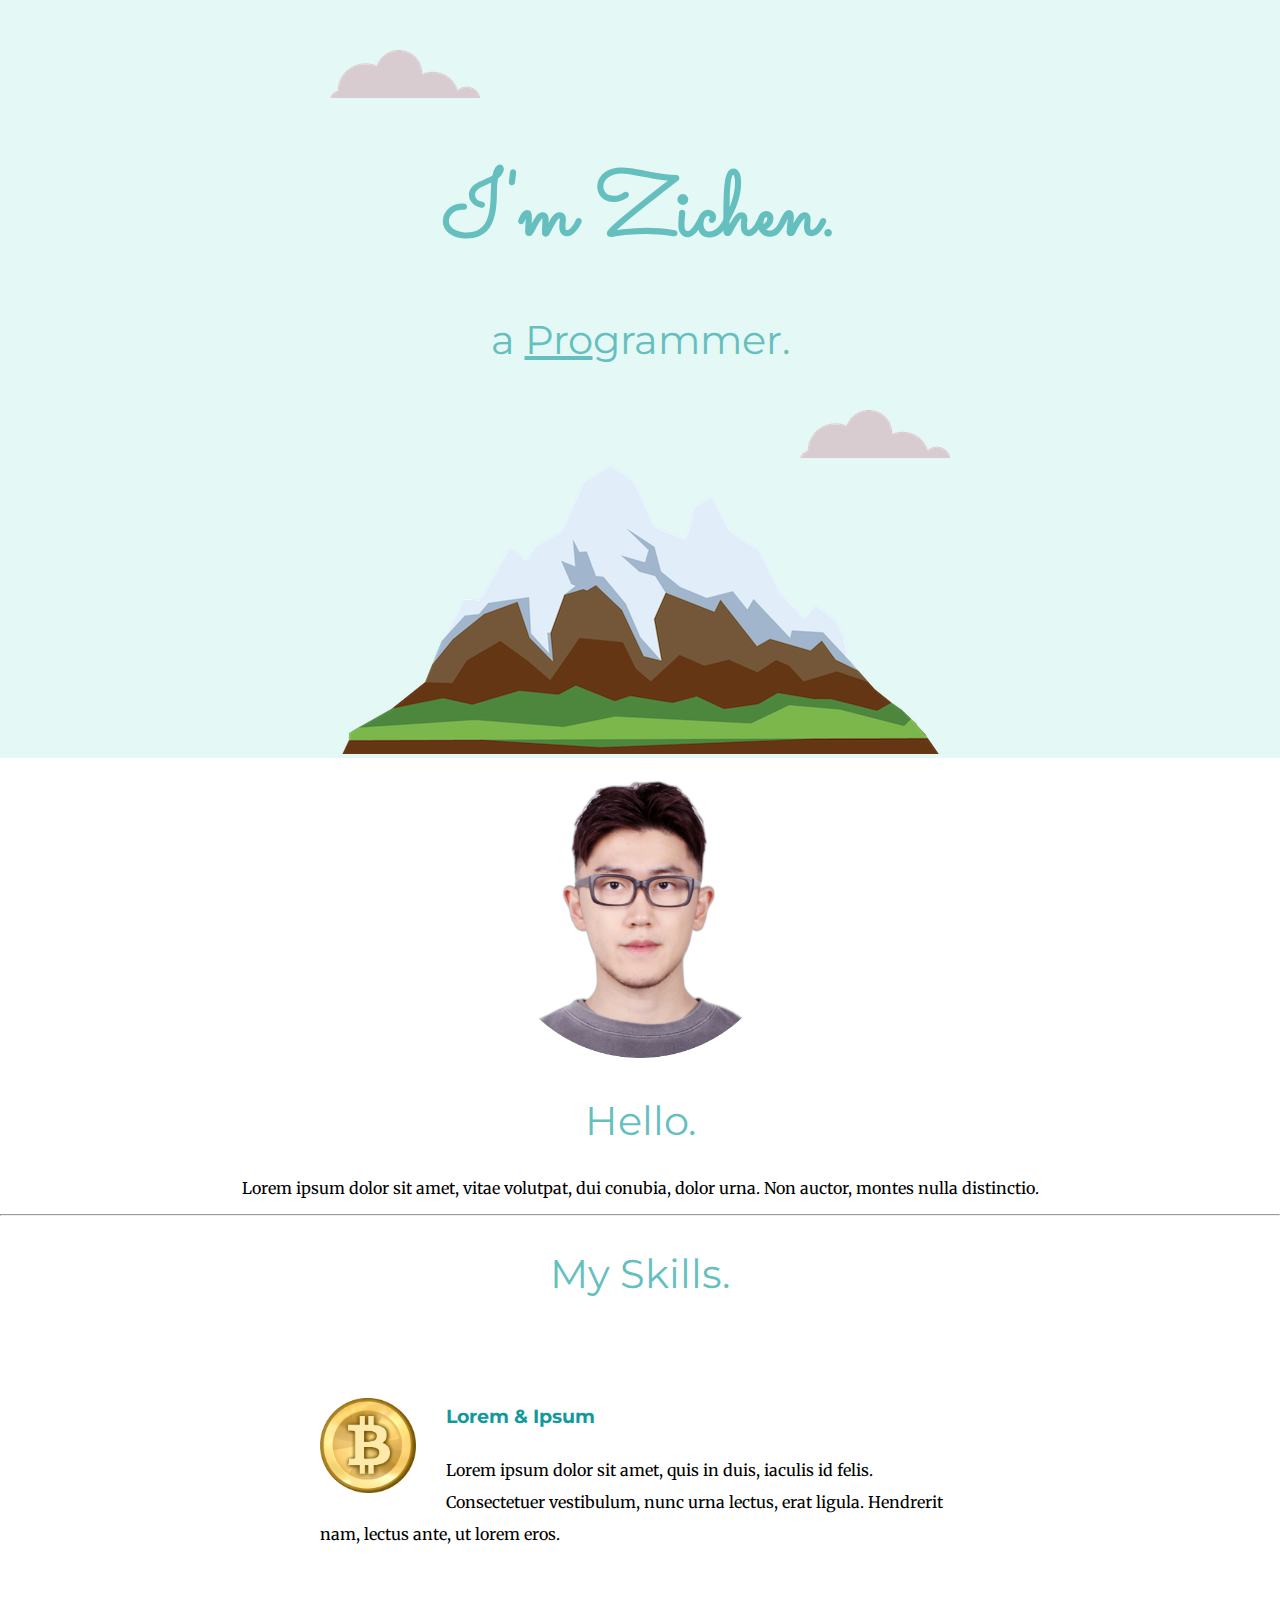
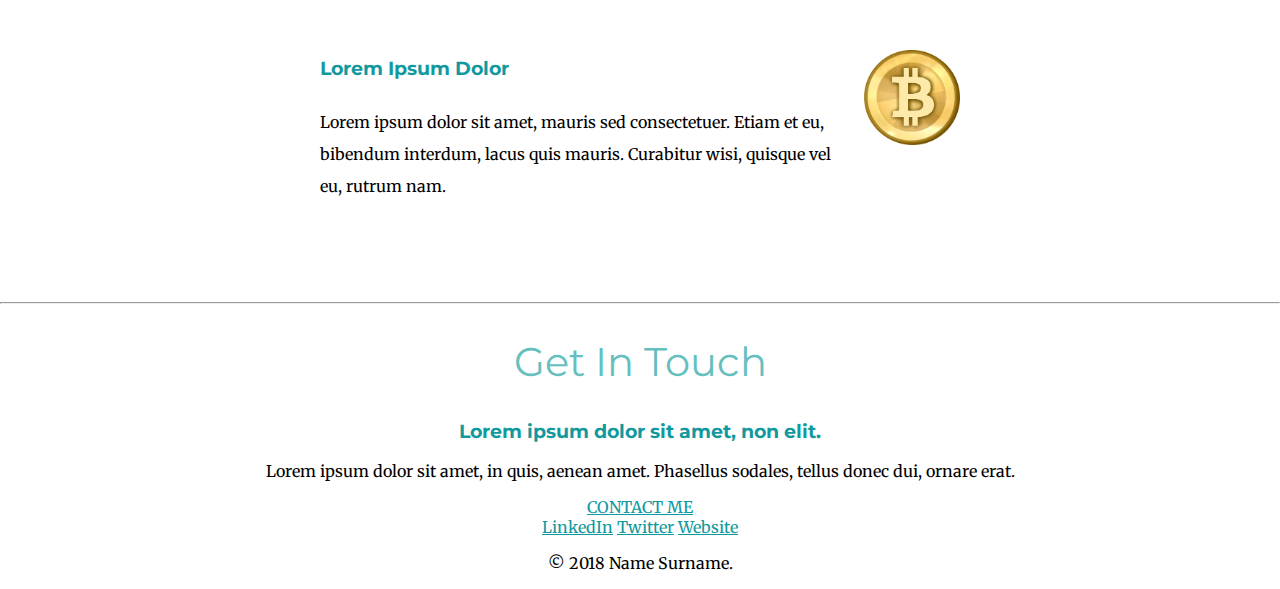
<file: CSS - My Site/index.html>
<!DOCTYPE html>
<html lang="en" dir="ltr">
  <head>
    <meta charset="utf-8">
    <title>Zichen Wang</title>
    <link rel="stylesheet" href="css/styles.css">
    <link rel="icon" href="favicon.ico">
    <link rel="preconnect" href="https://fonts.gstatic.com">
    <link href="https://fonts.googleapis.com/css2?family=Merriweather&family=Montserrat&family=Sacramento&display=swap" rel="stylesheet">
  </head>
  <body>
    <div class="TopContainer">
      <img class="top-cloud" src="images/cloud.png" alt="cloud-img">
      <h1>I'm Zichen.</h1>
      <h2> a <span class="Pro">Pro</span>grammer.</h2>
      <img class="bottom-cloud" src="images/cloud.png" alt="cloud-img">
      <img src="images/mountain.png" alt="mountain-img">
    </div>


    <div class="MiddleContainer">
      <div class="profilePic">
        <img class="profile-pic" src="images/wzc-profile-pic.png" alt="profile-pic" style="width:300px;height:300px;">
        <h2>Hello.</h2>
        <p>Lorem ipsum dolor sit amet, vitae volutpat, dui conubia, dolor urna. Non auctor, montes nulla distinctio.</p>
      </div>

      <hr>
      <div class="skills">
        <h2>My Skills.</h2>
        <div class="skill-row">
          <img class="skill-1" src="images/bitcoin.png" alt="skill-1">
          <h3>Lorem & Ipsum</h3>
          <p>Lorem ipsum dolor sit amet, quis in duis, iaculis id felis. Consectetuer vestibulum, nunc urna lectus, erat ligula. Hendrerit nam, lectus ante, ut lorem eros.</p>
        </div>
        <div class="skill-row">
          <img class="skill-2" src="images/bitcoin.png" alt="skill-2">
          <h3>Lorem Ipsum Dolor</h3>
          <p>Lorem ipsum dolor sit amet, mauris sed consectetuer. Etiam et eu, bibendum interdum, lacus quis mauris. Curabitur wisi, quisque vel eu, rutrum nam.</p>
        </div>
      </div>

      <hr>
      <div class="contact-me">
        <h2>Get In Touch</h2>
        <h3>Lorem ipsum dolor sit amet, non elit.</h3>
        <p>Lorem ipsum dolor sit amet, in quis, aenean amet. Phasellus sodales, tellus donec dui, ornare erat.</p>
        <a class="btn" href="mailto:zichenwang7633@gmail.com.com">CONTACT ME</a>
      </div>
    </div>


    <div class="bottomContainer">
      <a class="footer-link" href="https://www.linkedin.com/in/zichen-wang-icy/">LinkedIn</a>
      <a class="footer-link" href="https://twitter.com/">Twitter</a>
      <a class="footer-link" href="https://www.appbrewery.co/">Website</a>
      <p>© 2018 Name Surname.</p>
    </div>


  </body>
</html>
</file>
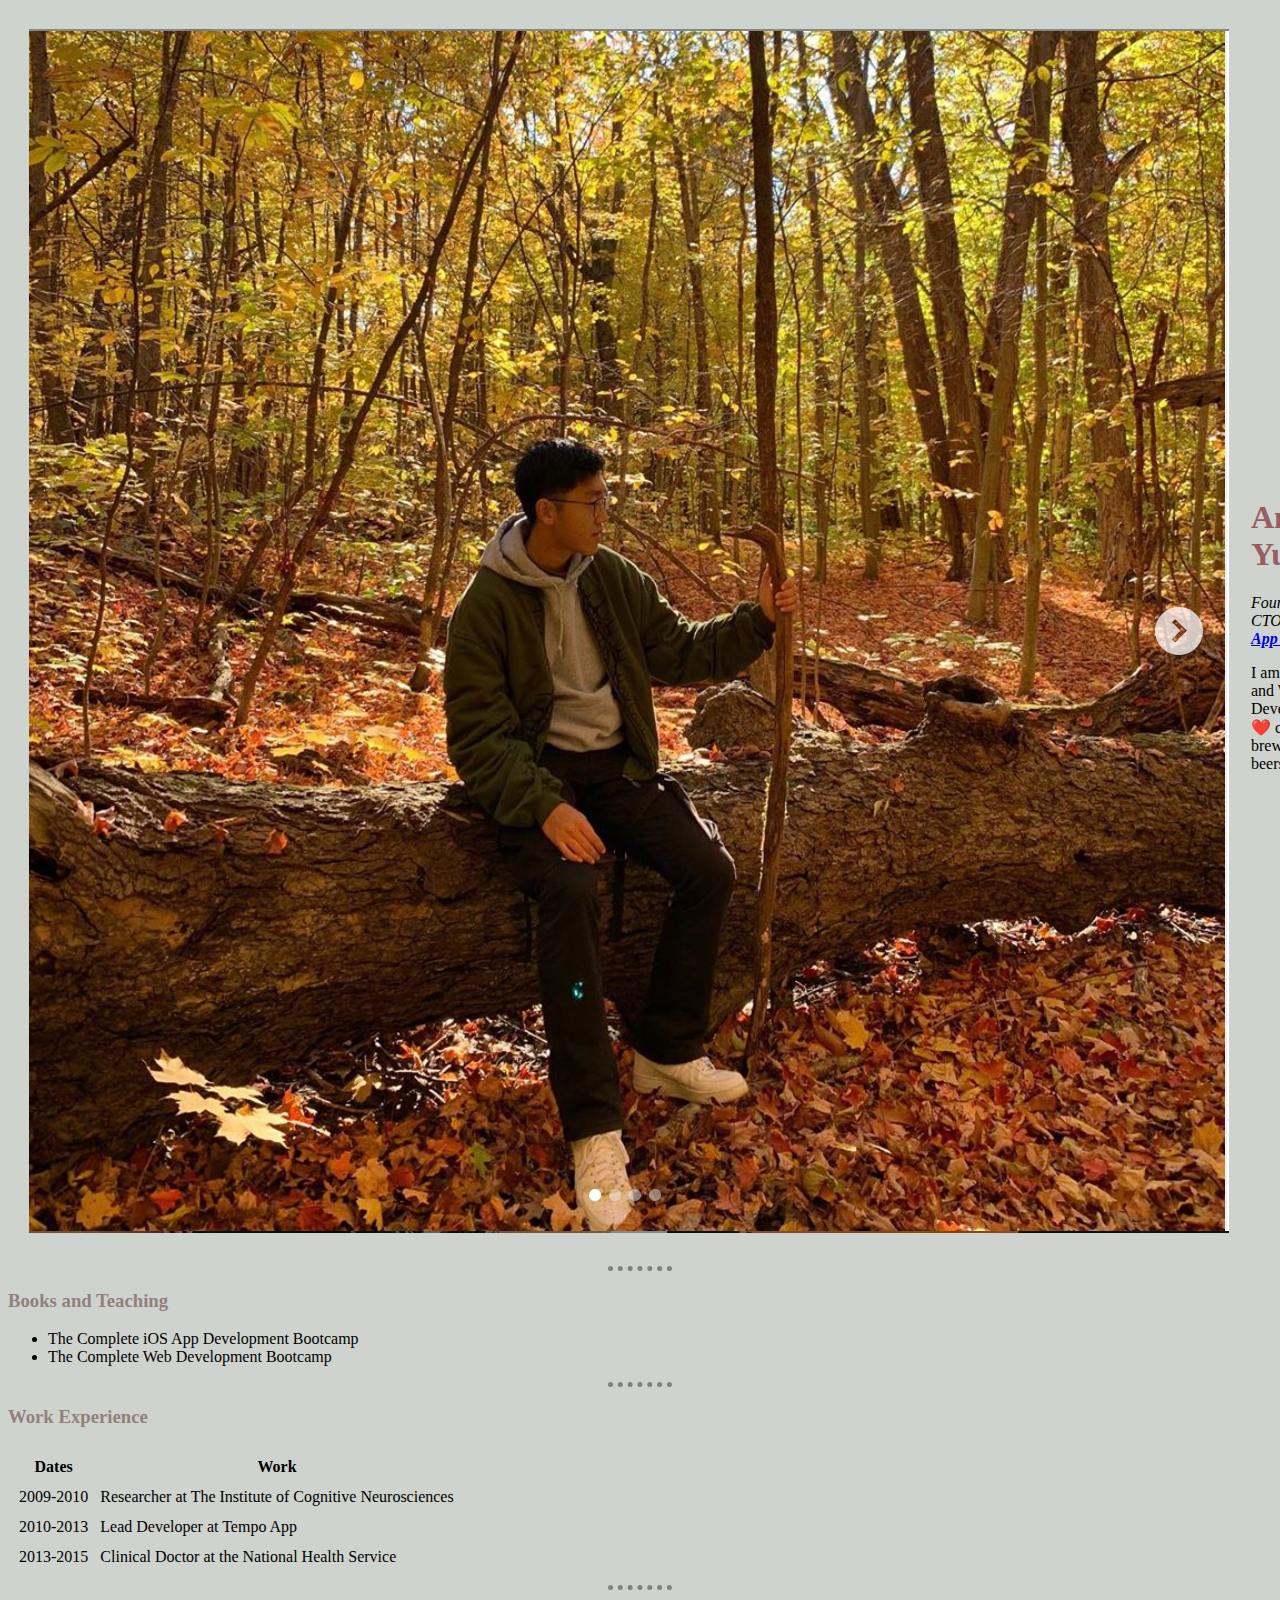
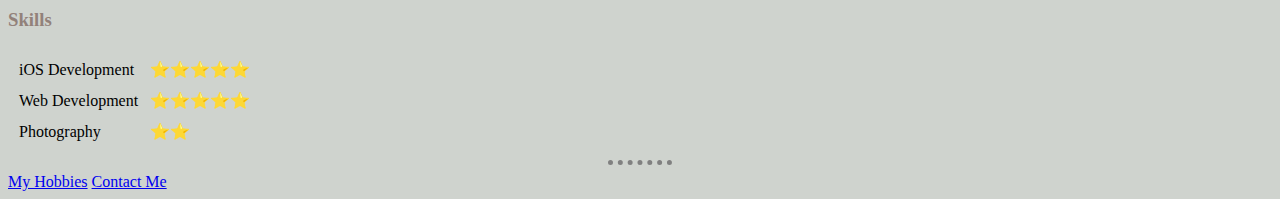
<file: HTML - Personal Site/index.html>
<!DOCTYPE html>
<html>
  <head>
    <meta charset="utf-8">
    <title>Angela's Personal Site</title>
    <link rel="stylesheet" href="css/style.css">
  </head>

  <body>
    <table cellspacing="20">
      <tr>
        <td><img src="images/1.png" alt="angela profile picture"></td>
        <td><h1>Angela Yu</h1>
        <p><em>Founder and CTO of <strong><a href="https://www.appbrewery.co/">The App Brewery</a></strong>.</em></p>
        <p>I am an iOS and Web Developer. I ❤️ coffee and brew my own beers.</p></td>
      </tr>
    </table>
    <hr>
    <h3>Books and Teaching</h3>
    <ul>
      <li>The Complete iOS App Development Bootcamp</li>
      <li>The Complete Web Development Bootcamp</li>
    </ul>
    <hr>
    <h3>Work Experience</h3>
    <table cellspacing="10">
      <thead>
        <tr>
          <th>Dates</th>
          <th>Work</th>
        </tr>
      </thead>
      <tbody>
        <tr>
          <td>2009-2010</td>
          <td>Researcher at The Institute of Cognitive Neurosciences</td>
        </tr>
        <tr>
          <td>2010-2013</td>
          <td>Lead Developer at Tempo App</td>
        </tr>
        <tr>
          <td>2013-2015</td>
          <td>Clinical Doctor at the National Health Service</td>
        </tr>
      </tbody>
    </table>
    <hr>
    <h3>Skills</h3>
    <table cellspacing="10">
      <tr>
        <td>iOS Development</td>
        <td>⭐️⭐️⭐️⭐️⭐️</td>
      </tr>
      <tr>
        <td>Web Development</td>
        <td>⭐️⭐️⭐️⭐️⭐️</td>
      </tr>
      <tr>
        <td>Photography</td>
        <td>⭐️⭐️</td>
      </tr>
    </table>
    <hr>
    <a href="hobbies.html">My Hobbies</a>
    <a href="contact-me.html">Contact Me</a>
  </body>
</html>
</file>
<file: CSS - My Site/css/styles.css>
body{
  margin: 0;
  text-align: center;
  font-family: 'Merriweather', serif;
}

h1{
  font-size: 5.625rem;
  margin: 50px auto 0 auto;
  font-family: 'Sacramento', cursive;
  color: #66BFBF;
}

h2{
  font-family: 'Montserrat', sans-serif;
  font-size: 2.5rem;
  color: #66BFBF;
  font-weight: normal;
}

h3{
  font-family: 'Montserrat', sans-serif;
  color: #11999E;
}

a{
  color: #11999E;
}


.TopContainer{
  background-color: #E4F9F5;
  position: relative;
  padding-top: 100px;
}
.MiddleContainer{

}
.bottomContainer{

}

.Pro{
  text-decoration: underline;
}
.bottom-cloud{
  position: absolute;
  left: 800px;
  bottom: 300px;
}
.top-cloud{
  position: absolute;
  right: 800px;
  top: 50px;
}

.skill-row{
  width: 50%;
  margin: 100px auto 100px auto;
  text-align: left;
  line-height: 2;
}

.skill-1{
  width:15%;
  float: left;
  margin-right: 30px
}

.skill-2{
  width:15%;
  float: right;
  margin-left: 30px;
}
</file>
<file: HTML - Personal Site/css/style.css>
/****************************tag selector*************************/
  body{
    background-color: #cfd3ce;
  }
  hr{
    border-style: none;
    border-top-style: dotted;
    border-color: grey;
    border-width:5px;
    width: 5%;
  }

  img:hover{
    background-color: gold;
  }

  h3{
    color: #92817a;
  }
  h1{
    color: #965d62;
  }
/****************************class selector*************************/
  .HisD{
    background-color: green;
  }
  .MyD{
    background-color: red;
  }
  .circular{
    border-radius: 100%;
  }
/****************************id selector*************************/
#heading{
  color:blue;
}
</file>
